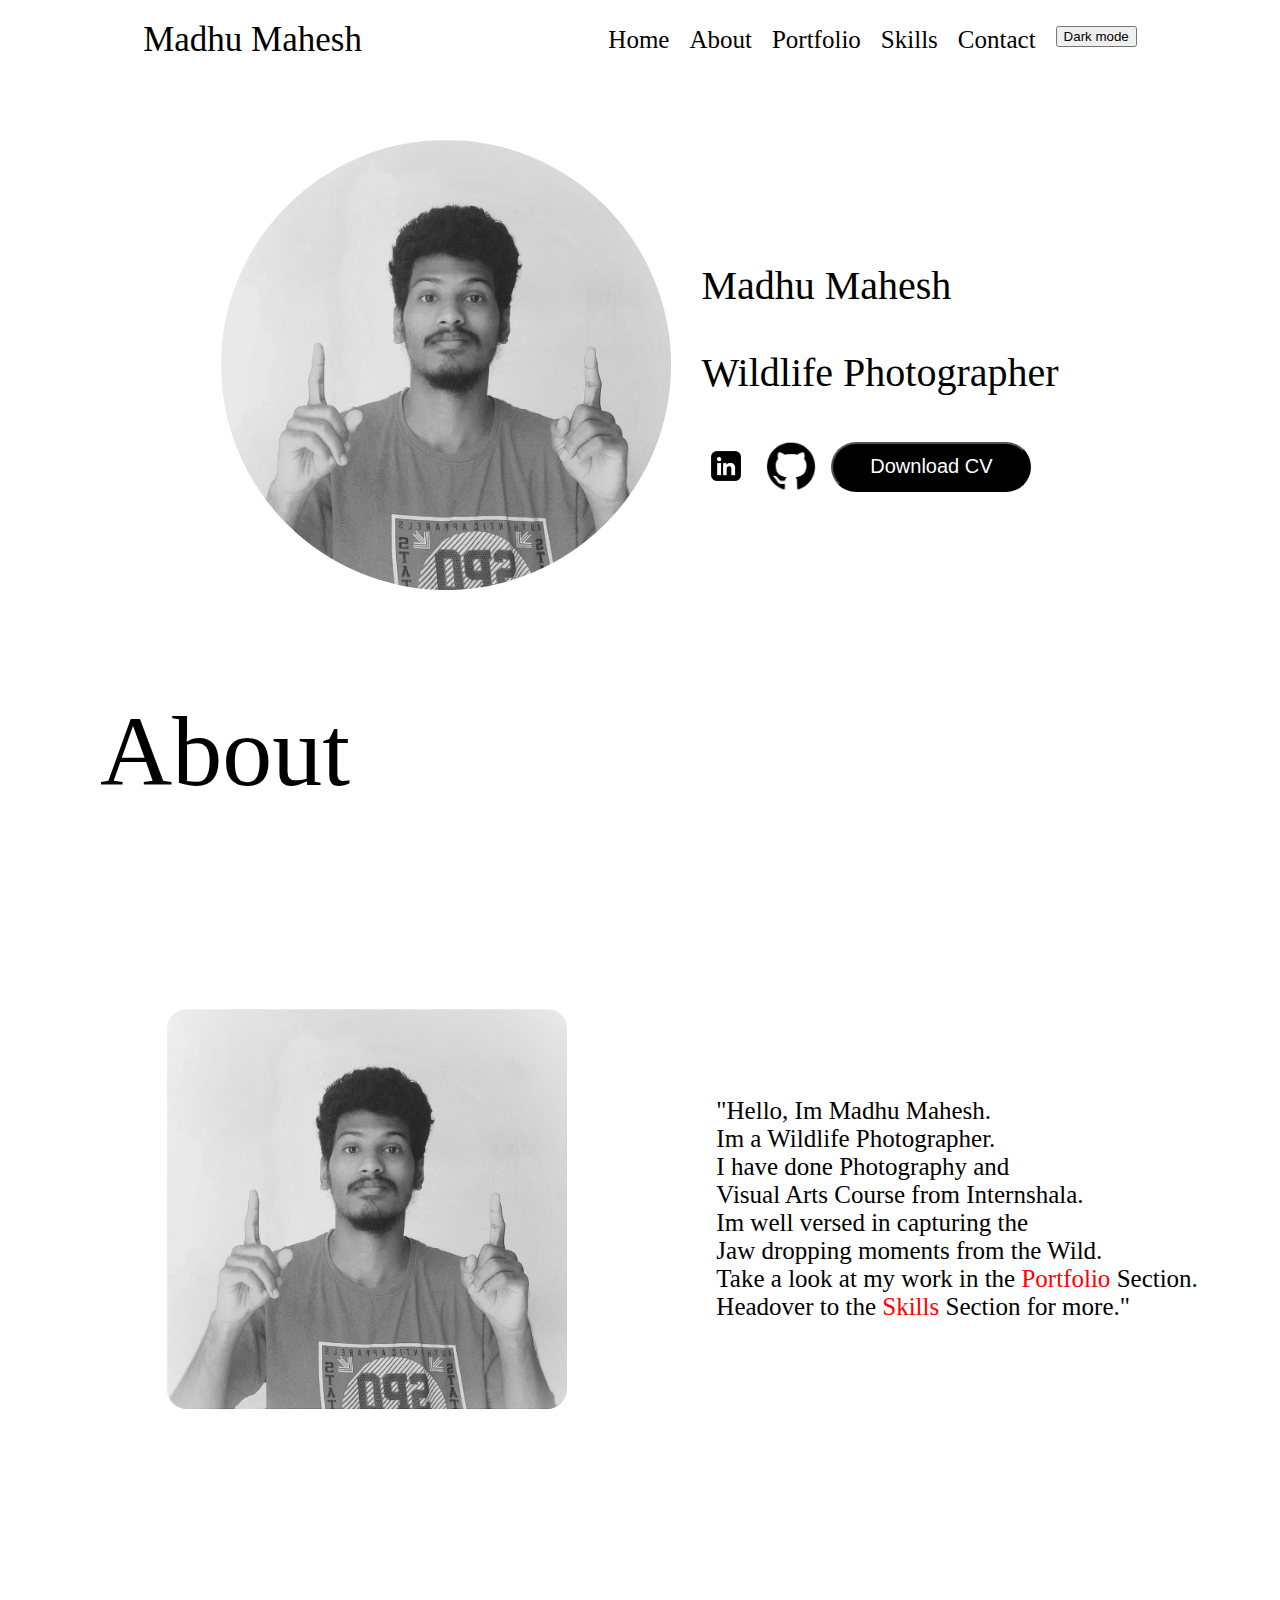
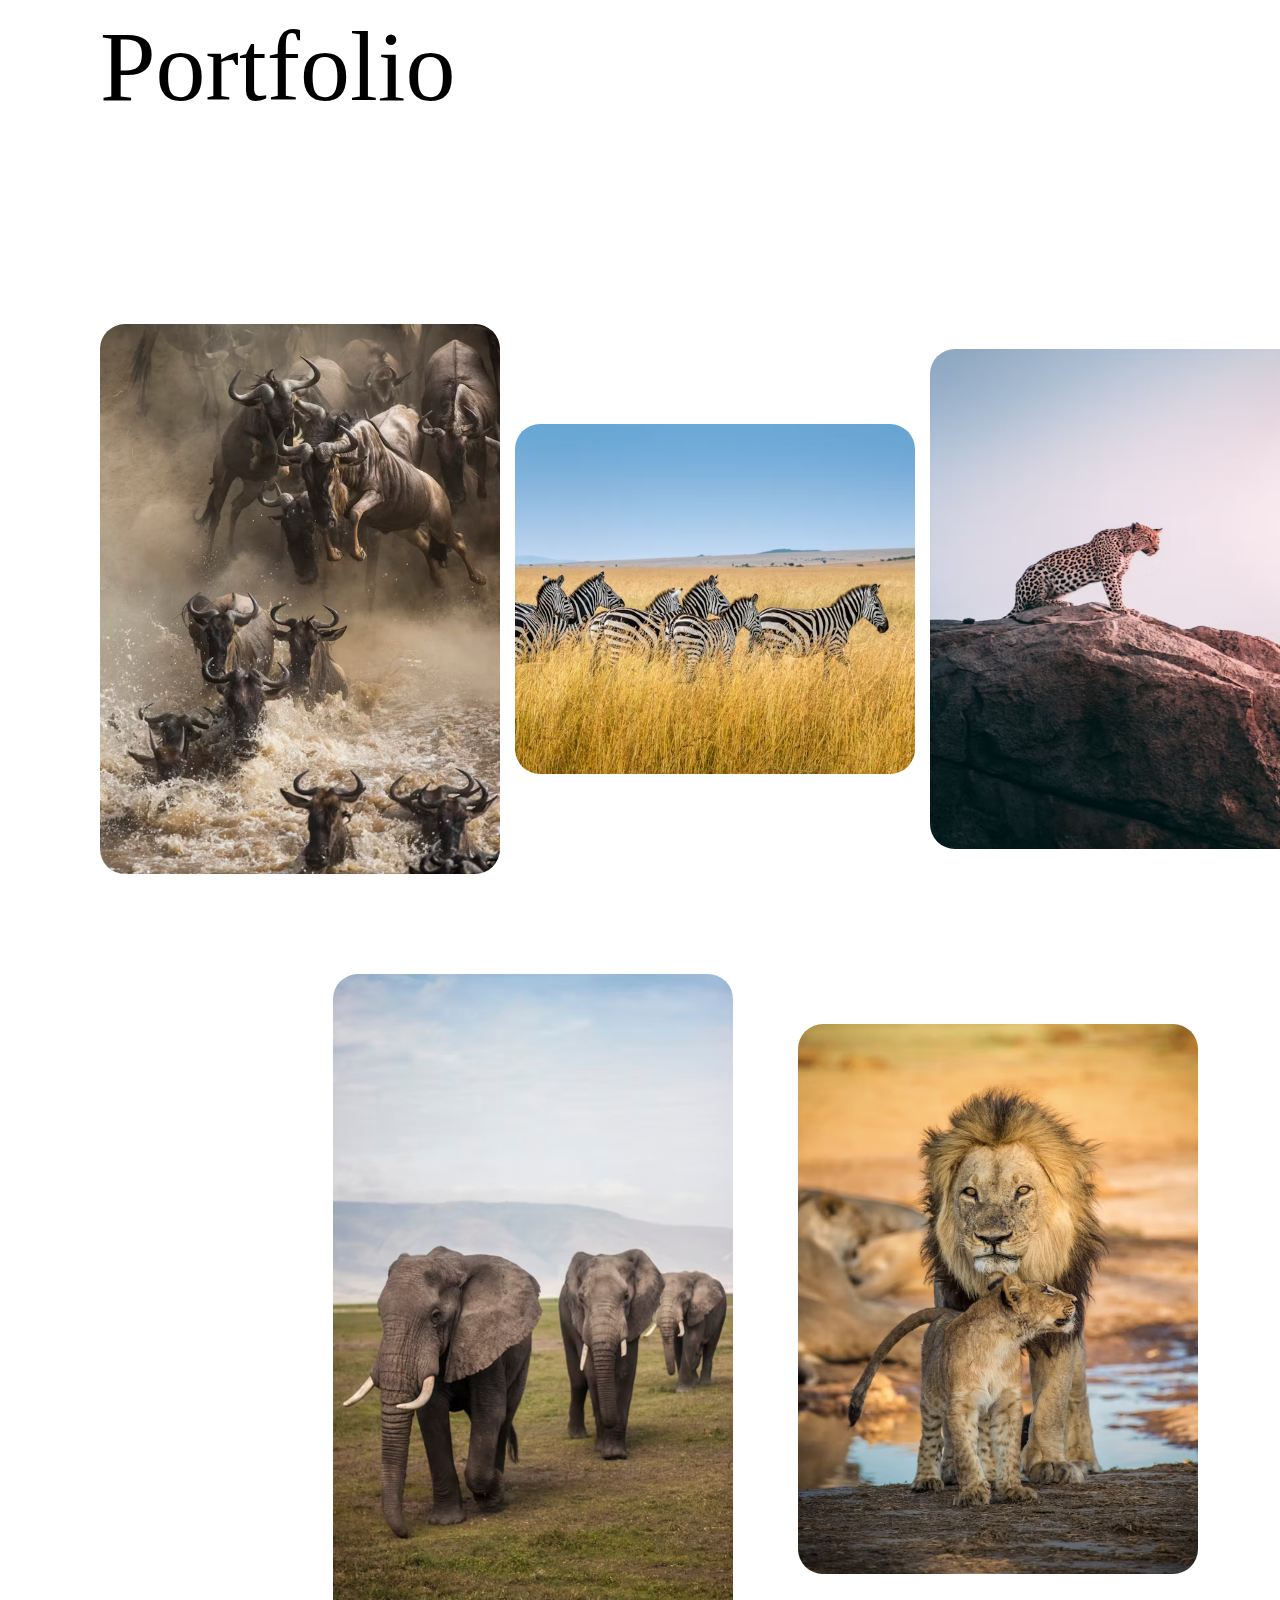
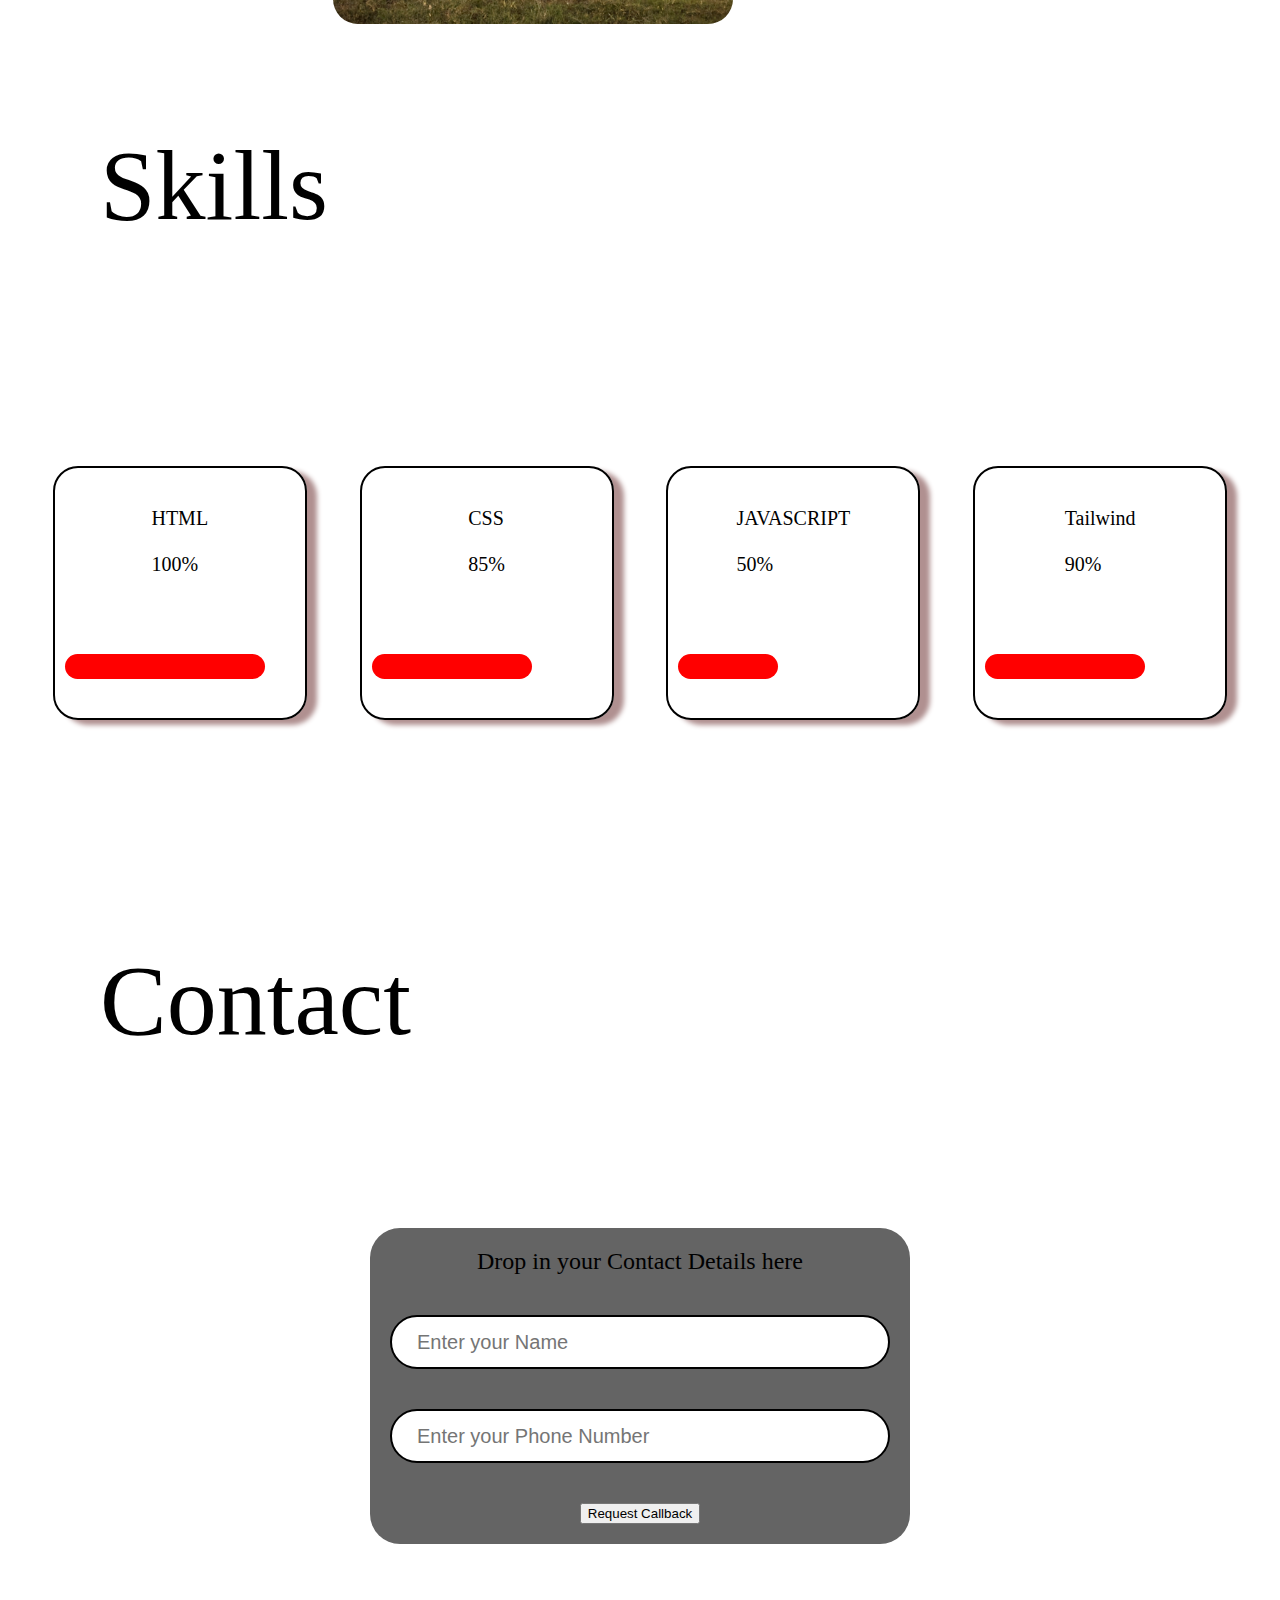
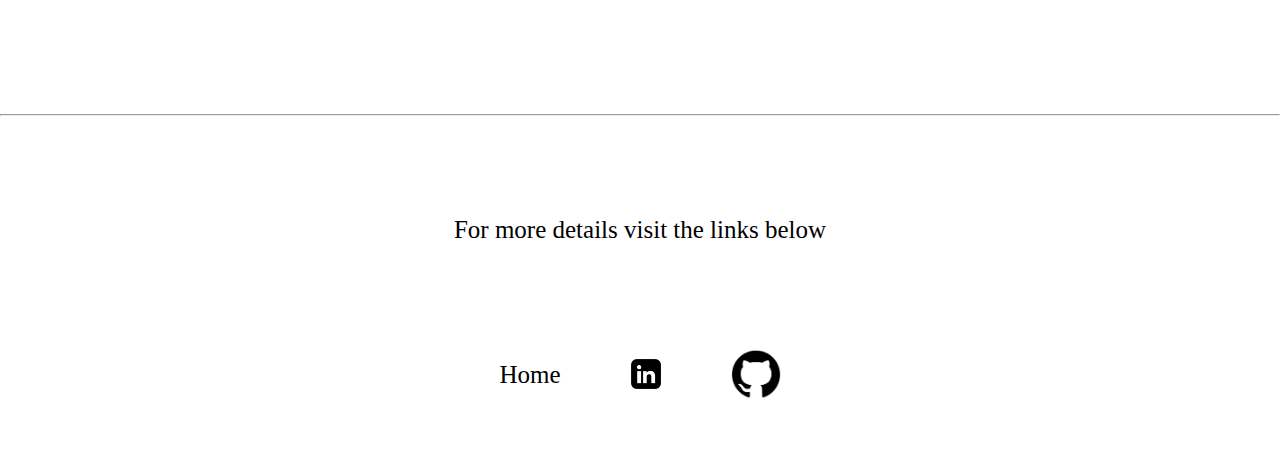
<file: index.html>
<!DOCTYPE html>
<html>
  <head>
    <title>Madhu Mahesh</title>
    <link rel="stylesheet" href="style.css" />
    <link rel="preconnect" href="https://fonts.googleapis.com">
<link rel="preconnect" href="https://fonts.gstatic.com" crossorigin>
<link href="https://fonts.googleapis.com/css2?family=Josefin+Sans:ital,wght@0,100..700;1,100..700&family=Poppins:wght@400;500&display=swap" rel="stylesheet">
  </head>
  <body>
      <header class="Container">
        <div class="Madhu">
          Madhu Mahesh
        </div>
        <div>
          <nav class="nav-bar">
            <div><a href="#Home">Home</a></div>
            <div><a href="#About">About</a></div>
            <div><a href="#Portfolio">Portfolio</a></div>
            <div><a href="#Skills">Skills</a></div>
            <div><a href="#Contact">Contact</a></div>
            <div id="btn-darkmode"><button class="btn-darkmode">Dark mode</button></div>

          </nav>
        </div>
      </header>

      <!--Home Section-->

      <section id="Home">
        <div class="image-container"><img class="my-image" src="./MyImage-IS.jpg" alt="Image-Madhu"></div>
        <div class="my-intro">
            <p>Madhu Mahesh</p>
            <p> Wildlife Photographer</p>
            <div class="description">
                <a href="https://www.linkedin.com/in/madhu-mahesh-6a63b8214/" target="_blank"><img class="logo" src="./logo-li.png" alt="linkedin"></a>
            <a href="https://github.com/Mady07112000" target="_blank"><img class="logo" src="./logo-git.png" alt="linkedin"></a>
            <button class="btn-download" onclick="window.open('./CV24.pdf')">Download CV</button>
            </div>
        </div>
      </section>

      <!--Home Section-->


      <!--About Section-->


      <section id="About">
        <p class="about-header">About</p>
        <div class="about-container">
            <img class="about-image" src="./MyImage-IS.jpg" alt="Image-Madhu">
            <p class="about-description">
                <bold>"</bold>Hello, Im Madhu Mahesh.<br>
                Im a Wildlife Photographer.<br>
                I have done Photography and <br> Visual Arts Course from Internshala.<br>
                Im well versed in capturing the <br> Jaw dropping moments from the Wild.<br>
                Take a look at my work in the <a class="inline-link"  href="#Portfolio">Portfolio</a> Section. <br>
                Headover to the <a class="inline-link"  href="#Skills">Skills</a>  Section for more.<bold>"</bold>
            </p>
        </div>
      </section>

      <!--About Section-->

      <!--Portfolio Section-->


      <section id="Portfolio">
        <p class="portfolio-header">Portfolio</p>
        <div class="portfolio-container">
            <div class="line-1">
                <img id="wild" class="port-img-1" src="./port-img-1.avif" alt="Bulls">
                <img id="wild" class="port-img-2" src="./port-img-2.avif" alt="Lions">
                <img id="wild" class="port-img-3" src="./port-img-3.avif" alt="Elephants">
            </div>
            <div class="line-2">
                <img id="wild" class="port-img-4" src="./port-img-4.avif" alt="Tigers">
                <img id="wild" class="port-img-5" src="./port-img-5.avif" alt="Zebras">
            </div>
        </div>
      </section>


      <!--Portfolio Section-->

      <!--Skills Section-->

      <section id="Skills">
        <p class="Skills-header">Skills</p>
        <div class="Skills-container">
            <div class="HTML" id="skill-progress-bar">
              <div class="HTML-text" id="skill-text">HTML <br><br> 100%</div>
              <div class="HTML-progress-bar" id="progress-bar"></div>
            </div>
            <div class="CSS" id="skill-progress-bar">
              <div class="CSS-text" id="skill-text" >CSS <br><br> 85%</div>
              <div class="CSS-progress-bar" id="progress-bar"></div>
            </div>
            <div class="JS" id="skill-progress-bar">
              <div class="JS-text" id="skill-text">JAVASCRIPT <br><br> 50%</div>
              <div class="JS-progress-bar" id="progress-bar"></div>
            </div>
            <div class="Tailwind" id="skill-progress-bar">
              <div class="Tailwind-text" id="skill-text">Tailwind <br><br> 90%</div>
              <div class="Tailwind-progress-bar" id="progress-bar"></div>
            </div>
        </div>
      </section>
      <!--Skills Section-->


      <!--Contact Section-->
      <section id="Contact">
        <p class="Contact-header">Contact</p>
        <div id="Contact-form-container">
          <form action="#">
            <div class="contact-container">
              <div class="form-header">Drop in your Contact Details here</div>
              <div class="contact-name">
                <input id="c-name" type="text" name="" placeholder="Enter your Name">
              </div>
              <div class="contact-number">
                <input id="c-number" type="tel" placeholder="Enter your Phone Number">
              </div>
              <div class="contact-submit">
                <button type="submit" id="submit-button">Request Callback</button>
              </div>
            </div>
          </form>
        </div>
      </section>


      <!--Contact Section-->
      <hr>

      <!--Footer-->
      <footer>
        <div class="footer-note">For more details visit the links below</div>
        <div class="footer-container">
          <div><a href="#Home">Home</a></div>
          <div><a href="https://www.linkedin.com/in/madhu-mahesh-6a63b8214/" target="_blank"><img class="logo" src="./logo-li.png" alt="linkedin"></a></div>
          <div><a href="https://github.com/Mady07112000" target="_blank"><img class="logo" src="./logo-git.png" alt="linkedin"></a></div>  
        </div>
      </footer>
      <!--Footer-->
    </body>
</html>
</file>
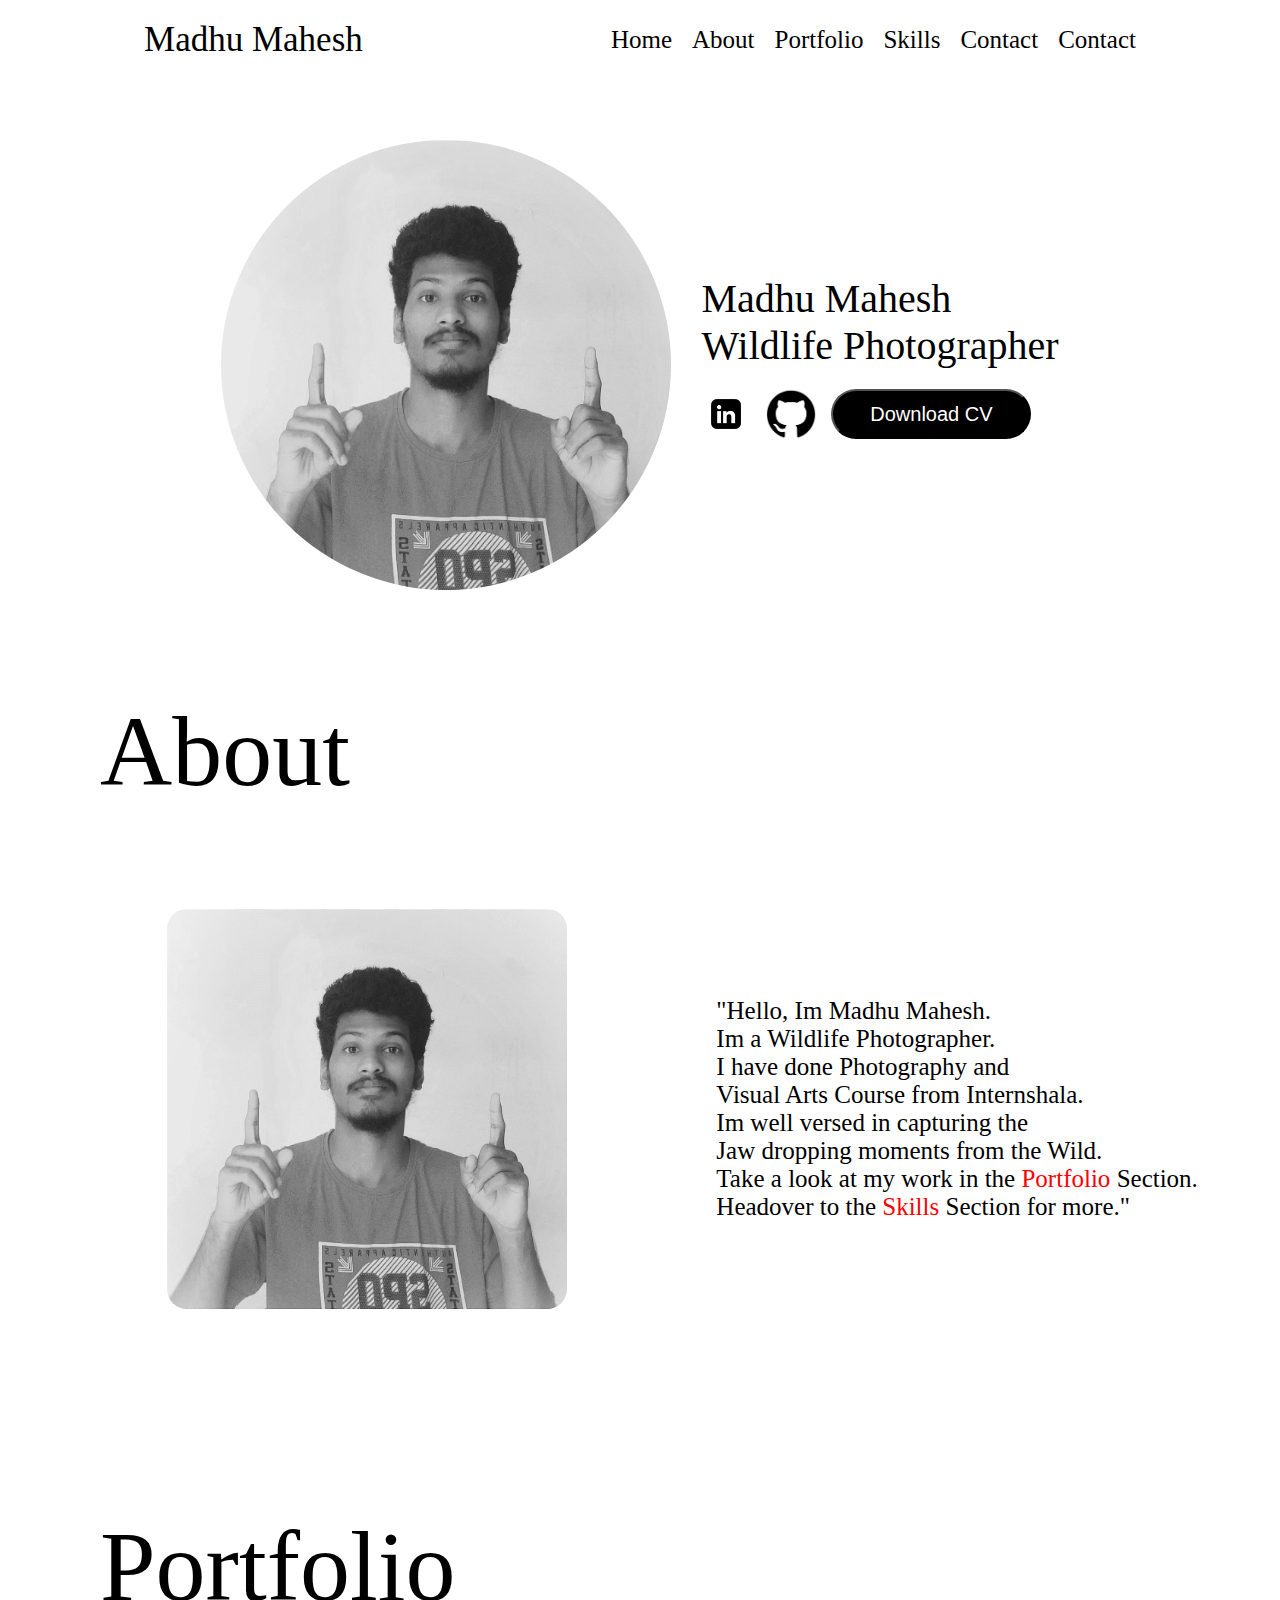
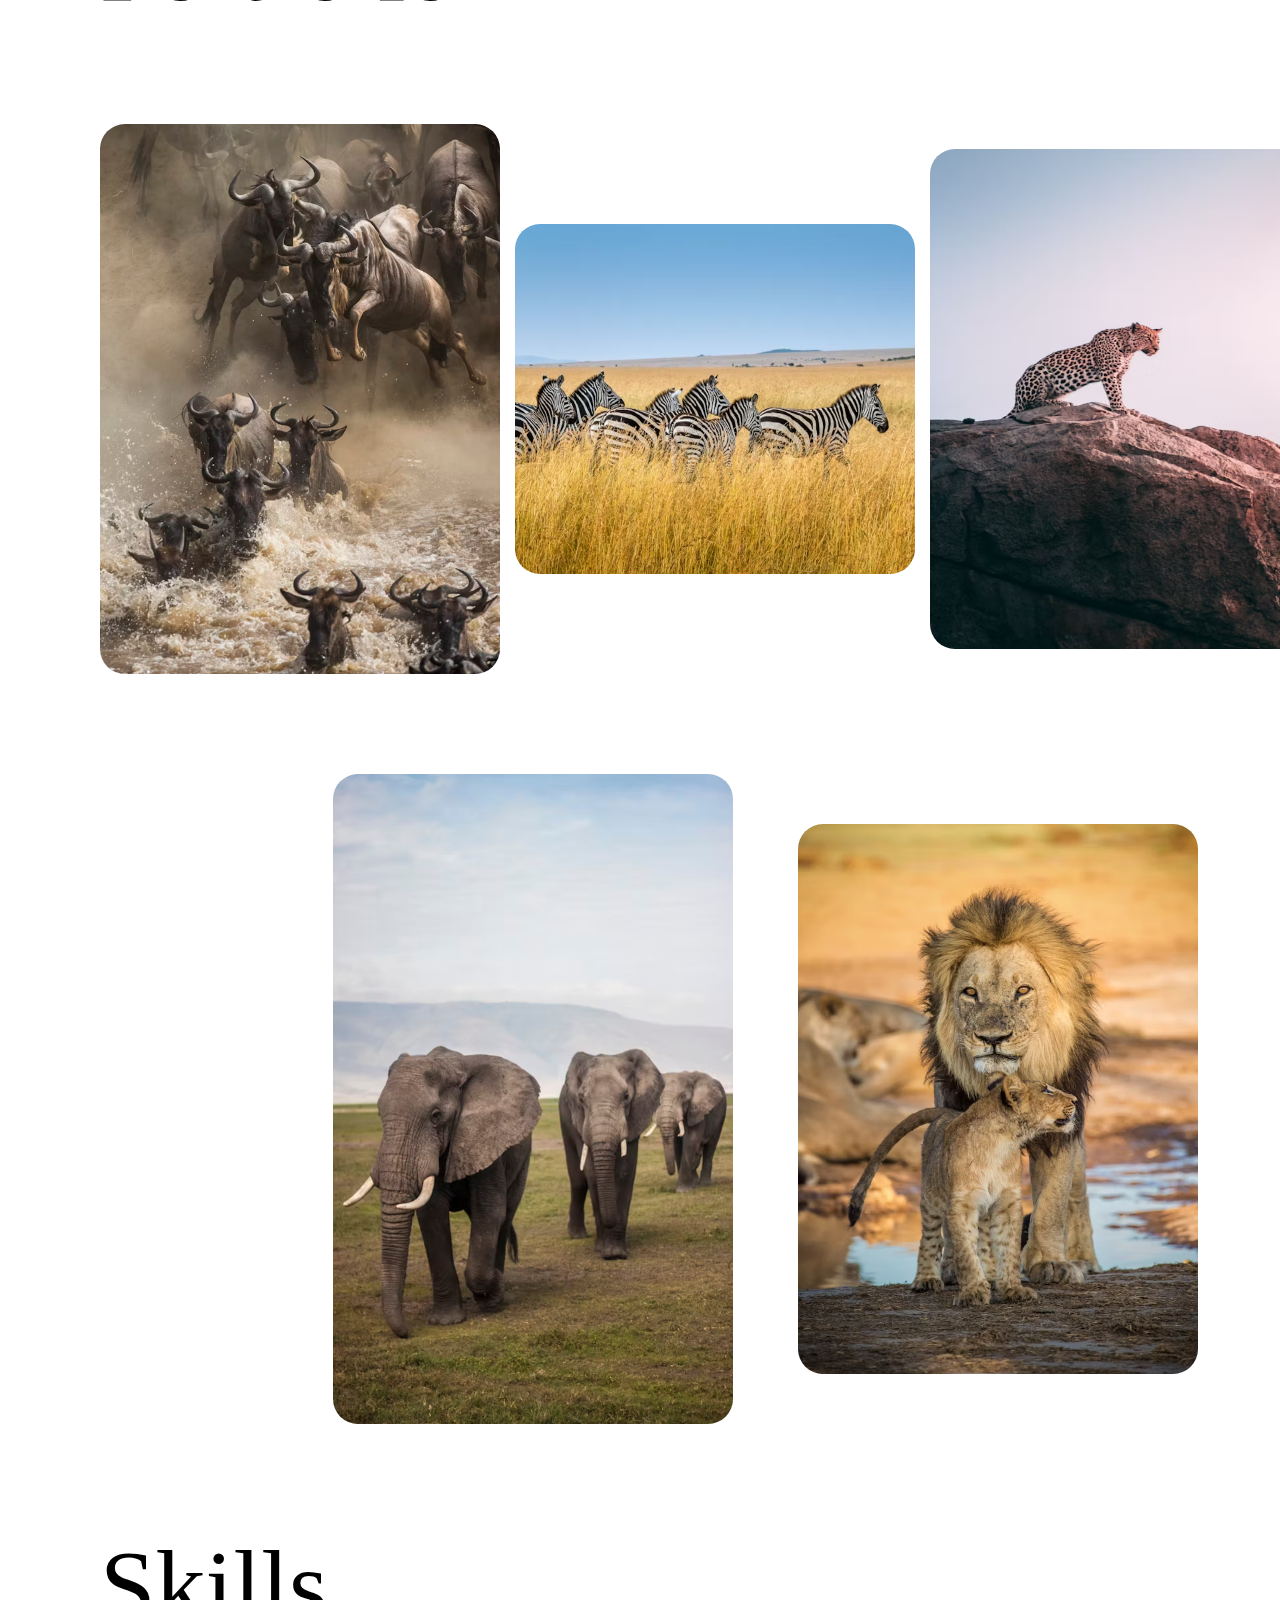
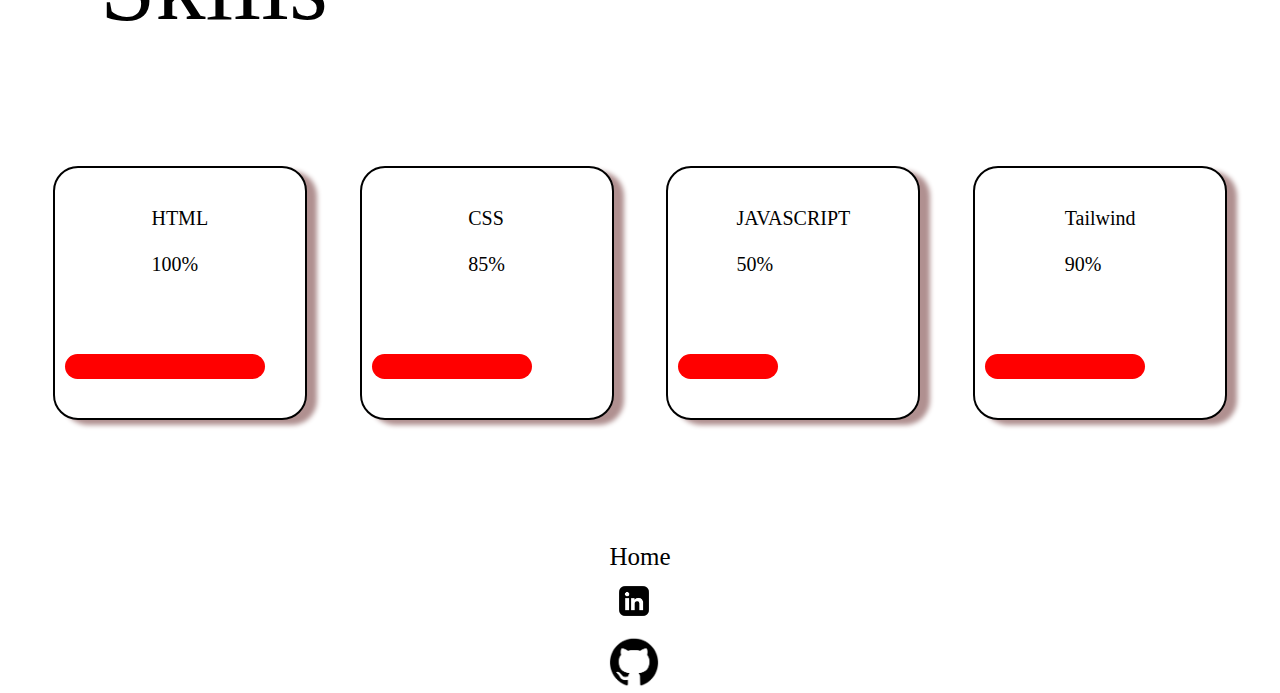
<file: profile.html>
<!DOCTYPE html>
<html>
  <head>
    <title>Hello, World!</title>
    <link rel="stylesheet" href="profile.css" />
    <link rel="preconnect" href="https://fonts.googleapis.com">
<link rel="preconnect" href="https://fonts.gstatic.com" crossorigin>
<link href="https://fonts.googleapis.com/css2?family=Josefin+Sans:ital,wght@0,100..700;1,100..700&family=Poppins:wght@400;500&display=swap" rel="stylesheet">
  </head>
  <body>
      <header class="Container">
        <div class="Madhu">
          Madhu Mahesh
        </div>
        <div>
          <nav class="nav-bar">
            <div><a href="#Home">Home</a></div>
            <div><a href="#About">About</a></div>
            <div><a href="#Portfolio">Portfolio</a></div>
            <div><a href="#Skills">Skills</a></div>
            <div><a href="#Contact">Contact</a></div>
            <div><a href="#XYZ">Contact</a></div>

          </nav>
        </div>
      </header>

      <!--Home Section-->

      <section id="Home">
        <div class="image-container"><img class="my-image" src="./MyImage-IS.jpg" alt="Image-Madhu"></div>
        <div class="my-intro">
            <p>Madhu Mahesh</p>
            <p> Wildlife Photographer</p>
            <div class="description">
                <a href="https://www.linkedin.com/in/madhu-mahesh-6a63b8214/" target="_blank"><img class="logo" src="./logo-li.png" alt="linkedin"></a>
            <a href="https://github.com/Mady07112000" target="_blank"><img class="logo" src="./logo-git.png" alt="linkedin"></a>
            <button class="btn" onclick="window.open('./CV24.pdf')">Download CV</button>
            </div>
        </div>
      </section>

      <!--Home Section-->


      <!--About Section-->


      <section id="About">
        <p class="about-header">About</p>
        <div class="about-container">
            <img class="about-image" src="./MyImage-IS.jpg" alt="Image-Madhu">
            <p class="about-description">
                <bold>"</bold>Hello, Im Madhu Mahesh.<br>
                Im a Wildlife Photographer.<br>
                I have done Photography and <br> Visual Arts Course from Internshala.<br>
                Im well versed in capturing the <br> Jaw dropping moments from the Wild.<br>
                Take a look at my work in the <a class="inline-link"  href="#Portfolio">Portfolio</a> Section. <br>
                Headover to the <a class="inline-link"  href="#Skills">Skills</a>  Section for more.<bold>"</bold>
            </p>
        </div>
      </section>

      <!--About Section-->

      <!--Portfolio Section-->


      <section id="Portfolio">
        <p class="portfolio-header">Portfolio</p>
        <div class="portfolio-container">
            <div class="line-1">
                <img id="wild" class="port-img-1" src="./port-img-1.avif" alt="Bulls">
                <img id="wild" class="port-img-2" src="./port-img-2.avif" alt="Lions">
                <img id="wild" class="port-img-3" src="./port-img-3.avif" alt="Elephants">
            </div>
            <div class="line-2">
                <img id="wild" class="port-img-4" src="./port-img-4.avif" alt="Tigers">
                <img id="wild" class="port-img-5" src="./port-img-5.avif" alt="Zebras">
            </div>
        </div>
      </section>


      <!--Portfolio Section-->

      <!--Skills Section-->

      <section id="Skills">
        <p class="Skills-header">Skills</p>
        <div class="Skills-container">
            <div class="HTML" id="skill-progress-bar">
              <div class="HTML-text" id="skill-text">HTML <br><br> 100%</div>
              <div class="HTML-progress-bar" id="progress-bar"></div>
            </div>
            <div class="CSS" id="skill-progress-bar">
              <div class="CSS-text" id="skill-text" >CSS <br><br> 85%</div>
              <div class="CSS-progress-bar" id="progress-bar"></div>
            </div>
            <div class="JS" id="skill-progress-bar">
              <div class="JS-text" id="skill-text">JAVASCRIPT <br><br> 50%</div>
              <div class="JS-progress-bar" id="progress-bar"></div>
            </div>
            <div class="Tailwind" id="skill-progress-bar">
              <div class="Tailwind-text" id="skill-text">Tailwind <br><br> 90%</div>
              <div class="Tailwind-progress-bar" id="progress-bar"></div>
            </div>
        </div>
      </section>
      <!--Skills Section-->

      <footer>
        <div><a href="#Home">Home</a></li>
        <div><a href="https://www.linkedin.com/in/madhu-mahesh-6a63b8214/" target="_blank"><img class="logo" src="./logo-li.png" alt="linkedin"></a></div>
        <div><a href="https://github.com/Mady07112000" target="_blank"><img class="logo" src="./logo-git.png" alt="linkedin"></a></div>
      </footer>

    </body>
</html>
</file>
<file: style.css>
/*Font Import*/

.poppins-regular {
    font-family: "Poppins", sans-serif;
    font-weight: 400;
    font-style: normal;
  }
  
  .poppins-medium {
    font-family: "Poppins", sans-serif;
    font-weight: 500;
    font-style: normal;
  }
  /*Font Import*/

  /*Navigation Bar*/

  body{
    margin: 0;
    background-color: white;
    color: black;
    scroll-behavior: smooth;
  }

  

  .Container{
    display: flex;
    justify-content: space-around;
    align-items: center;
    margin: 10px;
    padding: 10px;
  }

.nav-bar{
    display: flex;
    justify-content: space-around;
    gap: 20px;
}

a{
    color: black;
    text-decoration: none;
    font-size: 25px;
}
a:hover{
    color: slategrey;
}

.Madhu{
    font-size: 35px;
}
/*Navigation Bar*/


/*Home Section*/

#Home{
    display: flex;
    justify-content:center;
    align-items: center;
    margin-top: 70px;
    margin-bottom: 50px;
}

.my-image{
    width: 450px;
    height: 450px;
    border-radius: 50%;
    margin-right: 0;
    padding-right: 0;
    
}

.my-intro{
    margin-left:20px;
    padding-left: 10px;
    font-size: 40px;
}

.logo{
    width: 50px;
    height: 50px;
    margin-top: 5px;
}
    

.description{
    display: flex;
    align-items: center;
    margin: 15px;
    margin-left:0;
    gap: 15px;
}

.btn-download{
    width: 200px;
    height: 50px;
    padding: 5px;
    background-color: black;
    color: white;
    font-size: 20px;
    border-radius: 50px;
}

.btn:hover{
    background-color: slategrey;
    cursor: pointer;
}

/*Home Section*/


/*About Section*/

.about-header{
    margin-top: 100px;
    margin-left: 100px;
    font-size:100px ;
}

.about-container{
    display: flex;
    justify-content: space-around;
    align-items: center;
}

.about-image{
    margin: 100px;
    margin-left: 100px;
    margin-right: 0px;
    width: 400px;
    height:400px;
    border-radius: 20px;
}

.about-description{
    margin-left: 0px;
    padding: 15px;
    font-size: 25px;
}

.inline-link{
    color:red;
}

/*About Section*/


/*Portfolio Section*/

.portfolio-header{
    margin-top: 100px;
    margin-left: 100px;
    font-size:100px ;
}

.portfolio-container{
    display: inline-block;
}

.port-img-1 {
    width: 400px;
    height:550px;
    border-radius:25px;
    margin-left: 100px;
    margin-top: 100px;
}

.port-img-2 {
    width: 400px;
    height:350px;
    border-radius:25px;
    margin-top: 100px;
}

.port-img-3 {
    width: 500px;
    height:500px;
    border-radius:25px;
    margin-right: 100px;
    margin-top: 100px;
}



.port-img-4 {
    width: 400px;
    height:650px;
    border-radius:25px;
    margin-left: 100px;
    margin-top: 100px;
    margin-right: 25px;
}

.port-img-5 {
    width: 400px;
    height:550px;
    border-radius:25px;
    margin-right: 100px;
    margin-top: 100px;
    margin-left: 25px;
}

#wild:hover{
    transform:scale(1.25);
    cursor: pointer;
}

.line-1{
    gap: 15px;
    display: flex;
    align-items: center;
}

.line-2{
    gap: 15px;
    display: flex;
    align-items: center;
    justify-content: center;
}

/*Portfolio Section*/

/*Skills Section*/

.HTML:hover{
    transform: translateY(-50px) ;
    cursor: pointer;
}

.CSS:hover{
    transform: translateY(-50px);
    cursor: pointer;
}
.JS:hover{
    transform: translateY(-50px);
    cursor: pointer;
}
.Tailwind:hover{
    transform: translateY(-50px);
    cursor: pointer;
}

.Skills-header{
    margin-top: 100px;
    margin-left: 100px;
    font-size:100px ;
}

.Skills-container{
    display: flex;
    justify-content: space-evenly;
    align-items:center;
    width: 100vw;
    height: 500px;
}

#skill-progress-bar{
    display: flex;
    flex-direction: column;
    flex-wrap: wrap;
    justify-content: space-around;
    align-items: center;
    border:solid 2px black;
    border-radius:25px ;
    box-shadow:10px 5px 5px rgb(176, 144, 144) ;
    width: 250px;
    height: 250px;
    margin: 0%;
    padding: 0%;
}

#skill-text{
    font-size: 20px;
    margin: 0%;
    padding: 0%;
}

#progress-bar{
    height: 25px;
    background-color: red;
    border-radius: 20px;
    align-self: flex-start;
    margin-left: 10px;
}

.HTML-progress-bar{
    width: 200px;
}

.CSS-progress-bar{
    width: 160px;
}

.JS-progress-bar{
    width: 100px;
}

.Tailwind-progress-bar{
    width: 160px;
}
/*Skills Section*/

form{
    display: flex;
    justify-content: center;
    margin: 100px;
    padding: 40px;
}

.Contact-header{
    margin-top: 100px;
    margin-left: 100px;
    font-size:100px ;
}

.contact-container{
    background-color: rgb(100, 100, 100);
    border-radius: 30px;
    display: flex;
    flex-direction: column;
    justify-content: space-evenly;
    align-items: center;
    gap: 40px;
    margin: 30px;
    padding: 20px;

}

input{
    width: 500px;
    height: 50px;
    box-sizing: border-box;
    border: 2px solid black;
    border-radius: 30px;
    font-size: 20px;
    padding: 5%;

}

.form-header{
    font-size: x-large;
}
/*Footer Section*/

.footer-note{
    font-size: x-large;
}
.footer-container{
    width: 100vw;
    display: flex;
    justify-content:center;
    align-items: center;
    gap: 60px;
    margin-bottom: 50px;
}

.footer-note{
    display: flex;
    justify-content: center;
    margin: 100px;
    font-size:25px ;
}
/*Footer Section*/
</file>
<file: profile.css>
/*Font Import*/

.poppins-regular {
    font-family: "Poppins", sans-serif;
    font-weight: 400;
    font-style: normal;
  }
  
  .poppins-medium {
    font-family: "Poppins", sans-serif;
    font-weight: 500;
    font-style: normal;
  }
  /*Font Import*/

  /*Navigation Bar*/

  *{
    margin: 0;
    background-color: white;
    color: black;
    scroll-behavior: smooth;
  }

  .Container{
    display: flex;
    justify-content: space-around;
    align-items: center;
    margin: 10px;
    padding: 10px;
  }

.nav-bar{
    display: flex;
    justify-content: space-around;
    gap: 20px;
}

a{
    text-decoration: none;
    font-size: 25px;
}
a:hover{
    color: slategrey;
}

.Madhu{
    font-size: 35px;
}
/*Navigation Bar*/


/*Home Section*/

#Home{
    display: flex;
    justify-content:center;
    align-items: center;
    margin-top: 70px;
    margin-bottom: 50px;
}

.my-image{
    width: 450px;
    height: 450px;
    border-radius: 50%;
    margin-right: 0;
    padding-right: 0;
    
}

.my-intro{
    margin-left:20px;
    padding-left: 10px;
    font-size: 40px;
}

.logo{
    width: 50px;
    height: 50px;
    margin-top: 5px;
}
    

.description{
    display: flex;
    align-items: center;
    margin: 15px;
    margin-left:0;
    gap: 15px;
}

.btn{
    width: 200px;
    height: 50px;
    padding: 5px;
    background-color: black;
    color: white;
    font-size: 20px;
    border-radius: 50px;
}

.btn:hover{
    background-color: slategrey;
    cursor: pointer;
}

/*Home Section*/


/*About Section*/

.about-header{
    margin-top: 100px;
    margin-left: 100px;
    font-size:100px ;
}

.about-container{
    display: flex;
    justify-content: space-around;
    align-items: center;
}

.about-image{
    margin: 100px;
    margin-left: 100px;
    margin-right: 0px;
    width: 400px;
    height:400px;
    border-radius: 20px;
}

.about-description{
    margin-left: 0px;
    padding: 15px;
    font-size: 25px;
}

.inline-link{
    color:red;
}

/*About Section*/


/*Portfolio Section*/

.portfolio-header{
    margin-top: 100px;
    margin-left: 100px;
    font-size:100px ;
}

.portfolio-container{
    display: inline-block;
}

.port-img-1 {
    width: 400px;
    height:550px;
    border-radius:25px;
    margin-left: 100px;
    margin-top: 100px;
}

.port-img-2 {
    width: 400px;
    height:350px;
    border-radius:25px;
    margin-top: 100px;
}

.port-img-3 {
    width: 500px;
    height:500px;
    border-radius:25px;
    margin-right: 100px;
    margin-top: 100px;
}



.port-img-4 {
    width: 400px;
    height:650px;
    border-radius:25px;
    margin-left: 100px;
    margin-top: 100px;
    margin-right: 25px;
}

.port-img-5 {
    width: 400px;
    height:550px;
    border-radius:25px;
    margin-right: 100px;
    margin-top: 100px;
    margin-left: 25px;
}

#wild:hover{
    transform:scale(1.25);
    cursor: pointer;
}

.line-1{
    gap: 15px;
    display: flex;
    align-items: center;
}

.line-2{
    gap: 15px;
    display: flex;
    align-items: center;
    justify-content: center;
}

/*Portfolio Section*/

/*Skills Section*/

.HTML:hover{
    transform: translateY(-50px) ;
    cursor: pointer;
}

.CSS:hover{
    transform: translateY(-50px);
    cursor: pointer;
}
.JS:hover{
    transform: translateY(-50px);
    cursor: pointer;
}
.Tailwind:hover{
    transform: translateY(-50px);
    cursor: pointer;
}

.Skills-header{
    margin-top: 100px;
    margin-left: 100px;
    font-size:100px ;
}

.Skills-container{
    display: flex;
    justify-content: space-evenly;
    align-items:center;
    width: 100vw;
    height: 500px;
}

#skill-progress-bar{
    display: flex;
    flex-direction: column;
    flex-wrap: wrap;
    justify-content: space-around;
    align-items: center;
    border:solid 2px black;
    border-radius:25px ;
    box-shadow:10px 5px 5px rgb(176, 144, 144) ;
    width: 250px;
    height: 250px;
    margin: 0%;
    padding: 0%;
}

#skill-text{
    font-size: 20px;
    margin: 0%;
    padding: 0%;
}

#progress-bar{
    height: 25px;
    background-color: red;
    border-radius: 20px;
    align-self: flex-start;
    margin-left: 10px;
}

.HTML-progress-bar{
    width: 200px;
}

.CSS-progress-bar{
    width: 160px;
}

.JS-progress-bar{
    width: 100px;
}

.Tailwind-progress-bar{
    width: 160px;
}
/*Skills Section*/

/*Footer Section*/

footer{
    width: 100vw;
    display: flex;
    flex-direction: row;
    justify-content: space-around;
    align-items: center;
}
/*Footer Section*/
</file>
